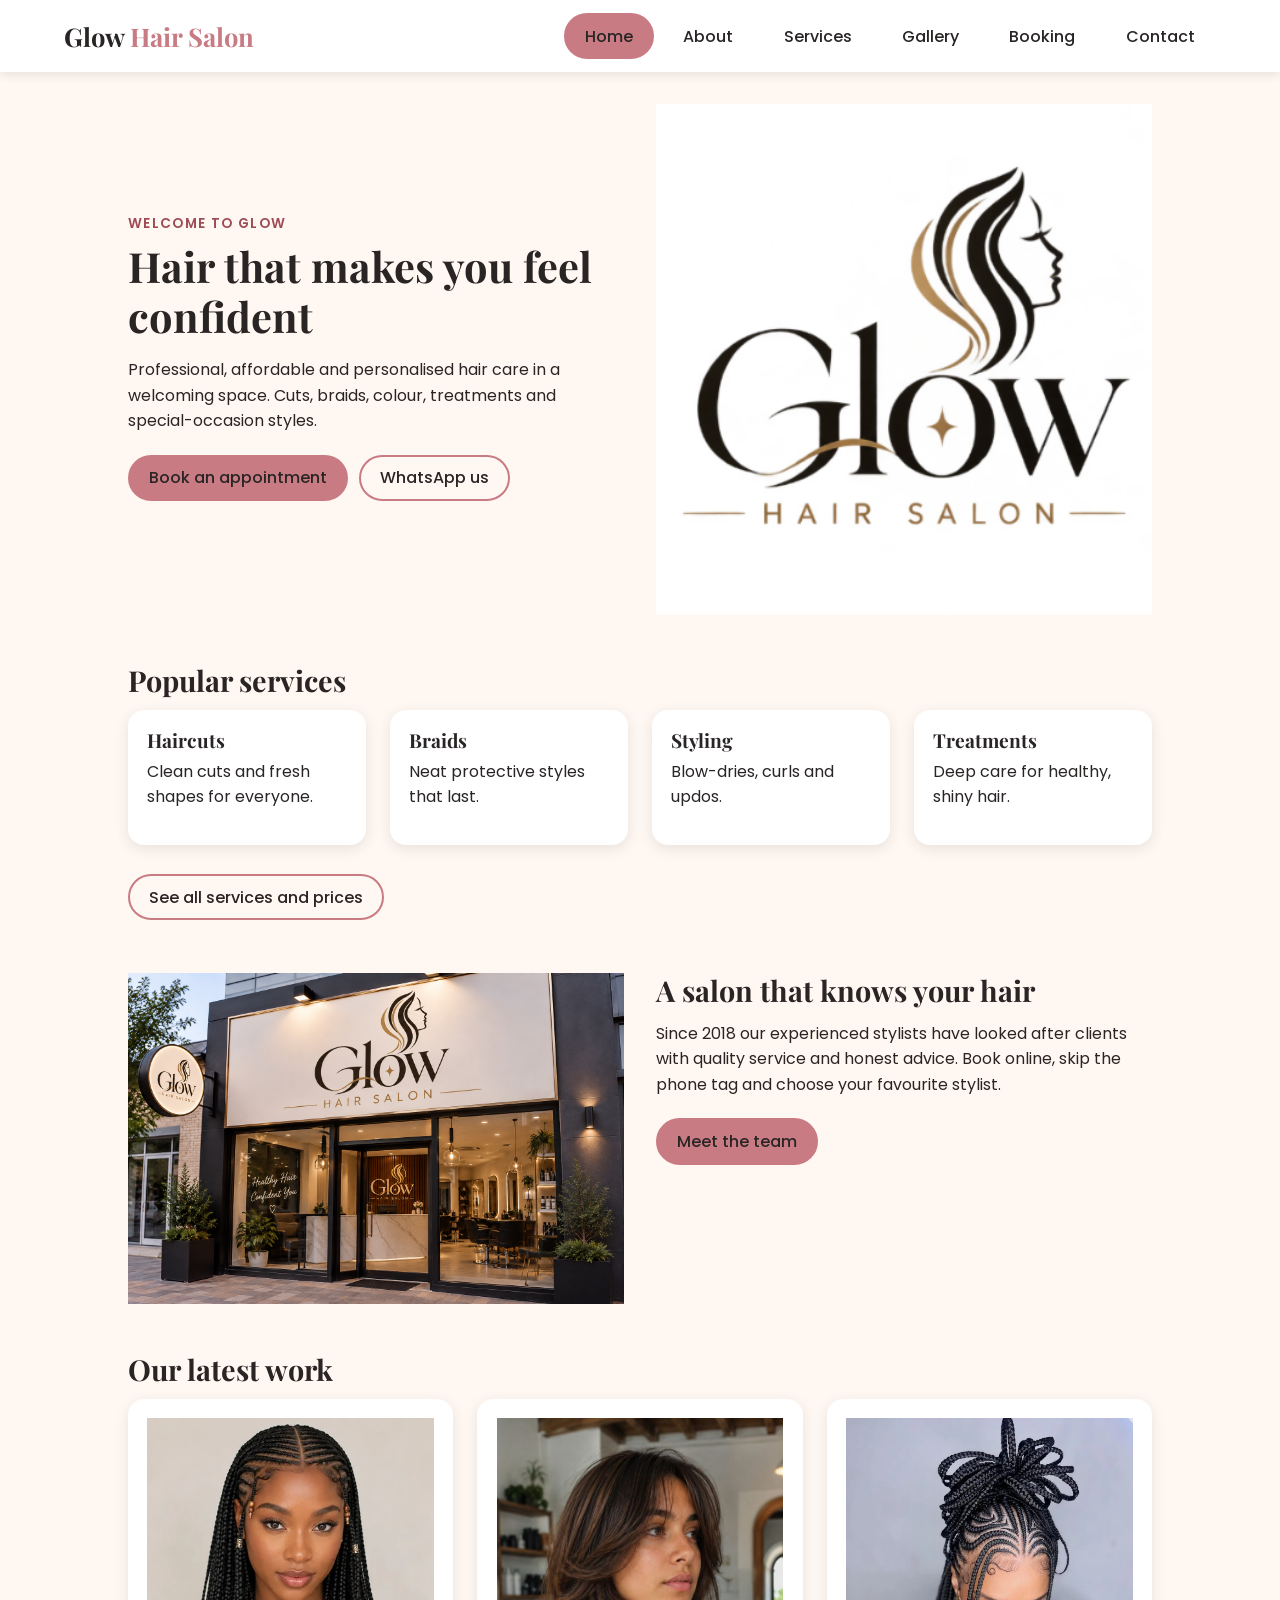
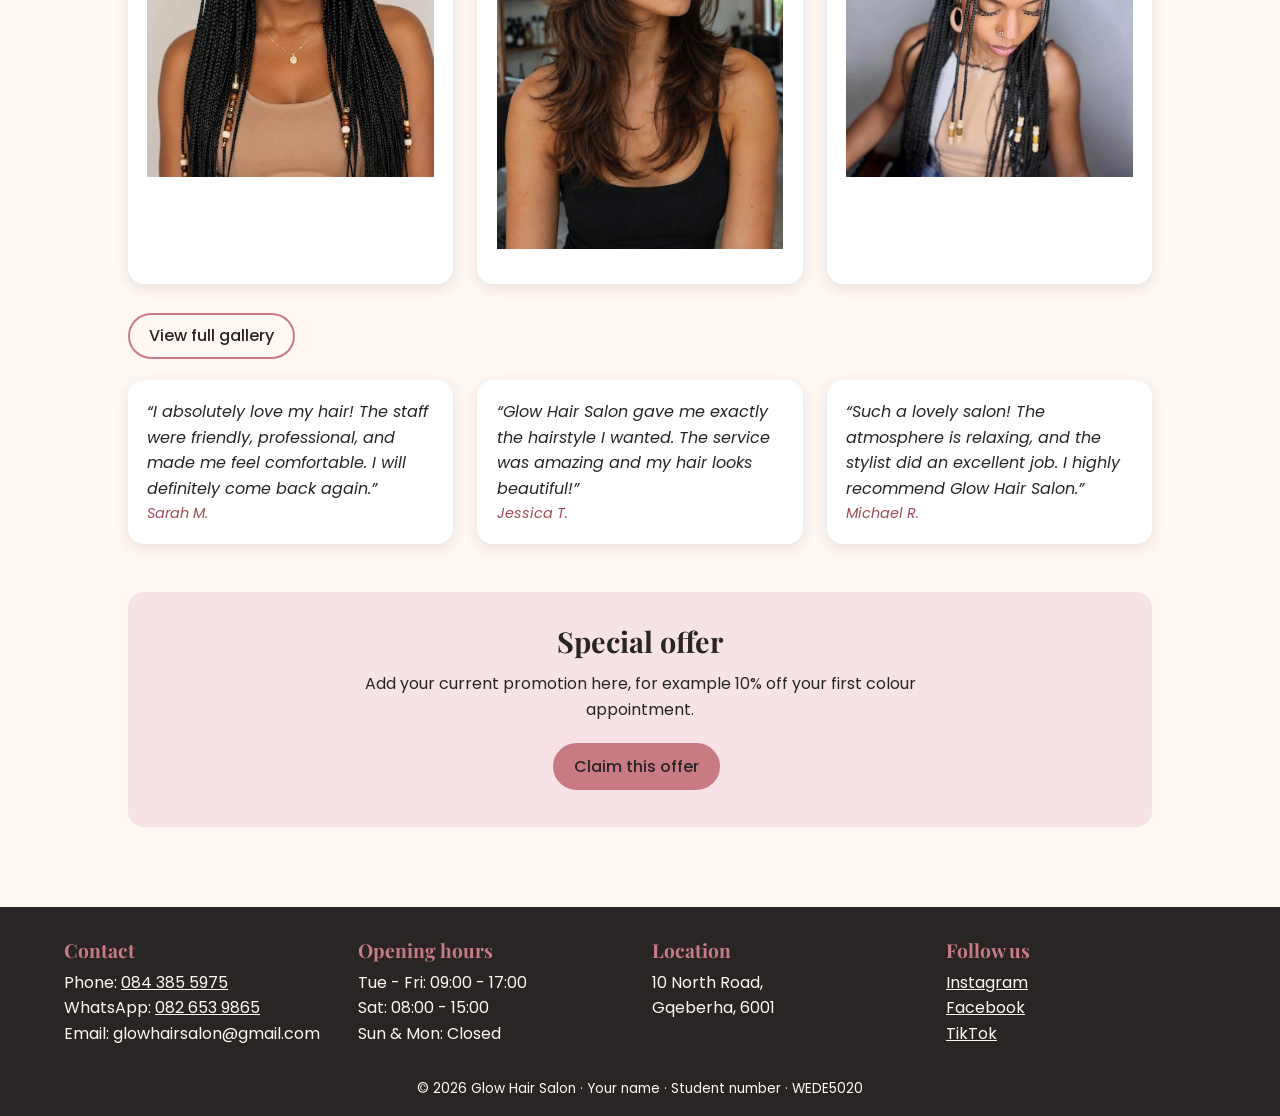
<file: index.html>
<!DOCTYPE html>
<html lang="en">
<head>
  <meta charset="UTF-8">
  <meta name="viewport" content="width=device-width, initial-scale=1">
  <title>Home | Glow Hair Salon</title>
  <meta name="description" content="Glow Hair Salon offers haircuts, braids, styling, colour and treatments. Book your hair appointment online, by WhatsApp or by phone.">
  <meta name="keywords" content="hair salon, braids, haircuts, hair colour, hair treatments, book hair appointment">
  <link rel="preconnect" href="https://fonts.googleapis.com">
  <link href="https://fonts.googleapis.com/css2?family=Playfair+Display:wght@700&family=Poppins:wght@400;500;600&display=swap" rel="stylesheet">
  <!-- One external stylesheet shared by every page -->
  <link rel="stylesheet" href="css/style.css">
</head>
<body>
  <!-- Header: logo and main navigation buttons -->
  <header class="site-header">
    <a class="logo" href="index.html">Glow <span>Hair Salon</span></a>
    <button class="menu-toggle" aria-label="Open or close the menu" aria-expanded="false">&#9776;</button>
    <nav aria-label="Main navigation">
      <ul class="nav">
        <li><a class="active" aria-current="page" href="index.html">Home</a></li>
        <li><a href="pages/about.html">About</a></li>
        <li><a href="pages/services.html">Services</a></li>
        <li><a href="pages/gallery.html">Gallery</a></li>
        <li><a href="pages/enquiry.html">Booking</a></li>
        <li><a href="pages/contact.html">Contact</a></li>
      </ul>
    </nav>
  </header>

  <main>
    <!-- Hero banner with call-to-action buttons -->
    <section class="hero">
      <div>
        <p class="eyebrow">Welcome to Glow</p>
        <h1>Hair that makes you feel confident</h1>
        <p>Professional, affordable and personalised hair care in a welcoming space. Cuts, braids, colour, treatments and special-occasion styles.</p>
        <a class="btn" href="pages/enquiry.html">Book an appointment</a>
        <a class="btn outline" href="https://wa.me/27820000000">WhatsApp us</a>
      </div>
      <div class="img-slot"><img class="slot-img" src="assets/logo.png" alt="Stylist braiding a client's hair at Glow Hair Salon">
    </section>

    <!-- Popular services -->
    <section>
      <h2>Popular services</h2>
      <div class="grid four">
        <article class="card"><h3>Haircuts</h3><p>Clean cuts and fresh shapes for everyone.</p></article>
        <article class="card"><h3>Braids</h3><p>Neat protective styles that last.</p></article>
        <article class="card"><h3>Styling</h3><p>Blow-dries, curls and updos.</p></article>
        <article class="card"><h3>Treatments</h3><p>Deep care for healthy, shiny hair.</p></article>
      </div>
      <p><a class="btn outline" href="pages/services.html">See all services and prices</a></p>
    </section>

    <!-- About / value proposition -->
    <section class="two-col">
      <div class="img-slot"><img class="slot-img" src="assets/outside.png" alt="Inside Glow Hair Salon"></div>
      <div>
        <h2>A salon that knows your hair</h2>
        <p>Since 2018 our experienced stylists have looked after clients with quality service and honest advice. Book online, skip the phone tag and choose your favourite stylist.</p>
        <a class="btn" href="pages/about.html">Meet the team</a>
      </div>
    </section>

    <!-- Gallery preview and reviews -->
    <section>
      <h2>Our latest work</h2>
      <div class="grid">
        <div class="card"><div class="img-slot"><img class="slot-img" src="assets/braid 1.webp" alt="Neat knotless braids"></div></div>
        <div class="card"><div class="img-slot"><img class="slot-img" src="assets/wolf-cut.jpg" alt="Fresh layered haircut"></div></div>
        <div class="card"><div class="img-slot"><img class="slot-img" src="assets/braid 2.webp" alt="Rose gold hair colour"></div></div>
      </div>
      <p><a class="btn outline" href="pages/gallery.html">View full gallery</a></p>
      <div class="grid reviews">
        <blockquote class="card">&ldquo;I absolutely love my hair! The staff were friendly, professional, and made me feel comfortable. I will definitely come back again.&rdquo;<footer>Sarah M.</footer></blockquote>
        <blockquote class="card">&ldquo;Glow Hair Salon gave me exactly the hairstyle I wanted. The service was amazing and my hair looks beautiful!&rdquo;<footer>Jessica T.</footer></blockquote>
        <blockquote class="card">&ldquo;Such a lovely salon! The atmosphere is relaxing, and the stylist did an excellent job. I highly recommend Glow Hair Salon.&rdquo;<footer>Michael R.</footer></blockquote>
      </div>
    </section>

    <!-- Special offer -->
    <section class="offer">
      <h2>Special offer</h2>
      <p>Add your current promotion here, for example 10% off your first colour appointment.</p>
      <a class="btn" href="pages/enquiry.html">Claim this offer</a>
    </section>
  </main>

  <!-- Footer: contact info, social links, opening hours, location -->
   <footer class="site-footer">
    <div class="footer-grid">
      <div><h3>Contact</h3><p>Phone: <a href="tel:+27843855975">084 385 5975</a><br>WhatsApp: <a href="https://wa.me/27820000000">082 653 9865</a><br>Email: glowhairsalon@gmail.com</p></div>
      <div><h3>Opening hours</h3><p>Tue - Fri: 09:00 - 17:00<br>Sat: 08:00 - 15:00<br>Sun &amp; Mon: Closed</p></div>
      <div><h3>Location</h3><p>10 North Road, <br>Gqeberha, 6001</p></div>
      <div><h3>Follow us</h3><p><a href="https://www.instagram.com/">Instagram</a><br><a href="https://www.facebook.com/">Facebook</a><br><a href="https://www.tiktok.com/">TikTok</a></p></div>
    </div>
    <p class="copy">&copy; 2026 Glow Hair Salon &middot; Your name &middot; Student number &middot; WEDE5020</p>
  </footer>
  <script src="../js/main.js"></script>
</body>
</html>
</file>
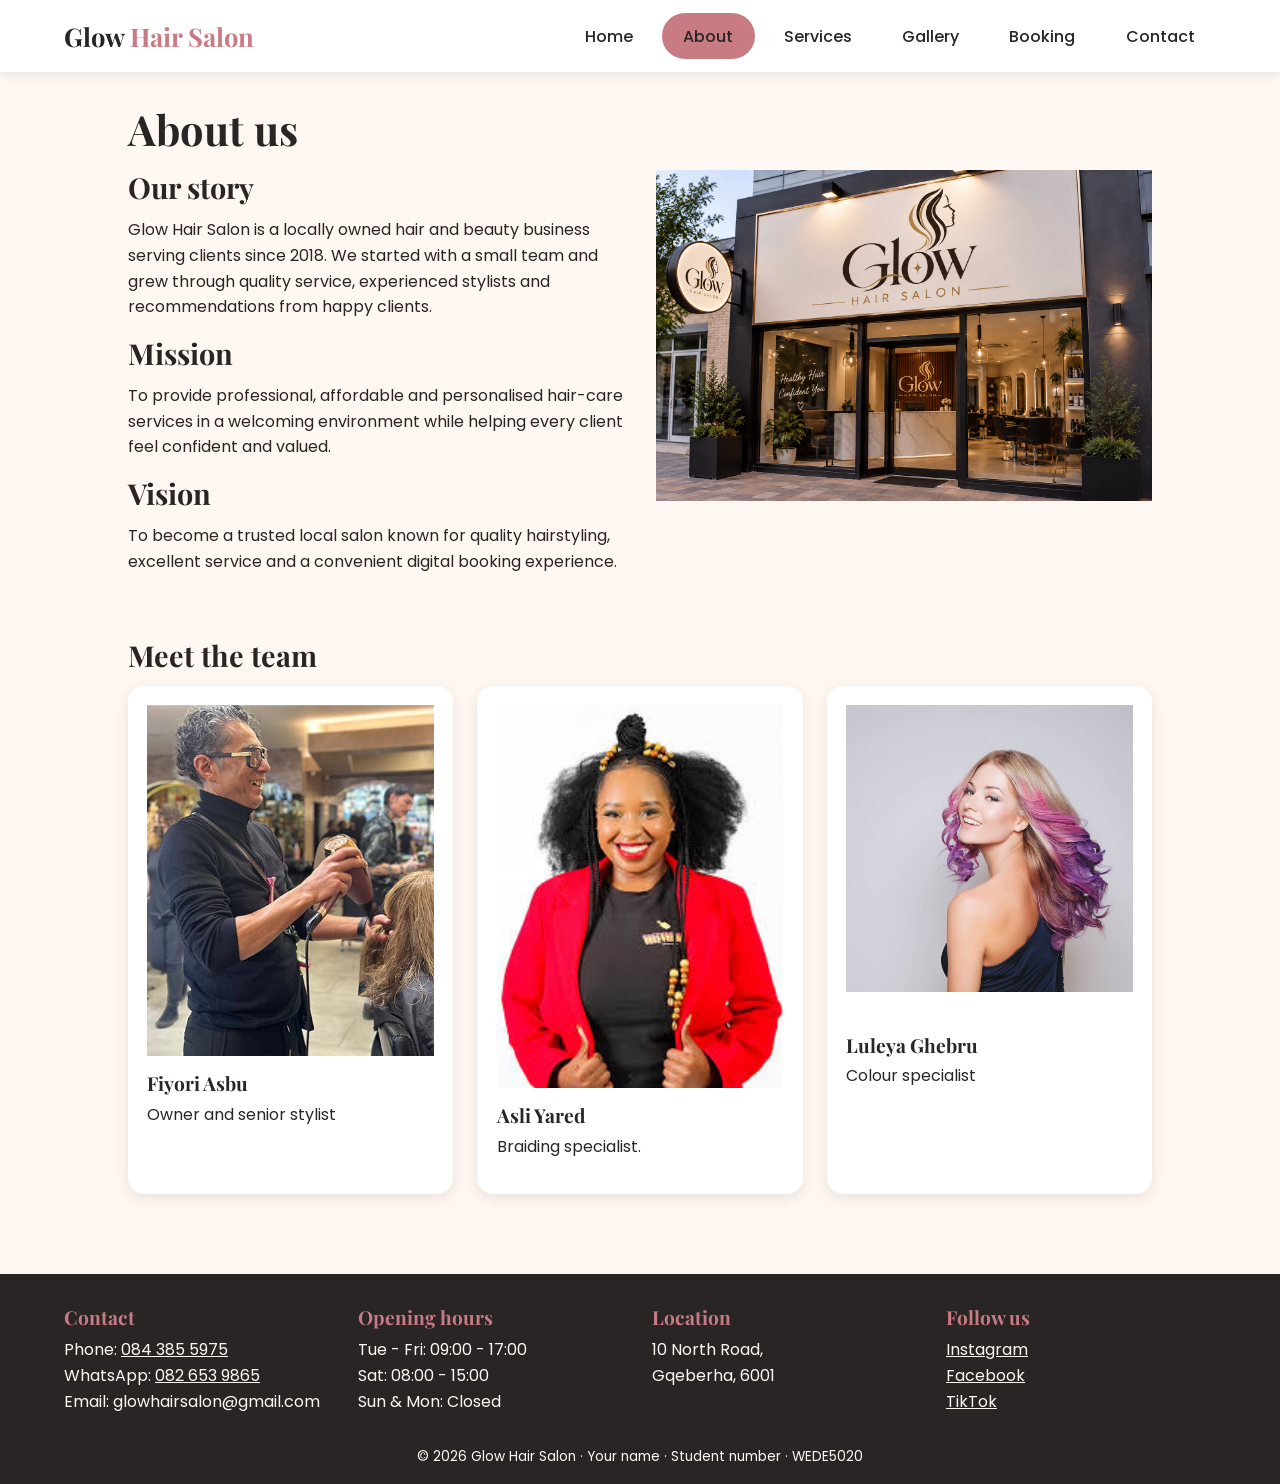
<file: pages/about.html>
<!DOCTYPE html>
<html lang="en">
<head>
  <meta charset="UTF-8">
  <meta name="viewport" content="width=device-width, initial-scale=1">
  <title>About Us | Glow Hair Salon</title>
  <meta name="description" content="Learn about Glow Hair Salon, our story since 2018, our mission, vision and the stylists behind the chairs.">
  <meta name="keywords" content="hair salon, braids, haircuts, hair colour, hair treatments, book hair appointment">
  <link rel="preconnect" href="https://fonts.googleapis.com">
  <link href="https://fonts.googleapis.com/css2?family=Playfair+Display:wght@700&family=Poppins:wght@400;500;600&display=swap" rel="stylesheet">
  <!-- One external stylesheet shared by every page -->
  <link rel="stylesheet" href="../css/style.css">
</head>
<body>
  <!-- Header: logo and main navigation buttons -->
  <header class="site-header">
    <a class="logo" href="../index.html">Glow <span>Hair Salon</span></a>
    <button class="menu-toggle" aria-label="Open or close the menu" aria-expanded="false">&#9776;</button>
    <nav aria-label="Main navigation">
      <ul class="nav">
        <li><a href="../index.html">Home</a></li>
        <li><a class="active" aria-current="page" href="about.html">About</a></li>
        <li><a href="services.html">Services</a></li>
        <li><a href="gallery.html">Gallery</a></li>
        <li><a href="enquiry.html">Booking</a></li>
        <li><a href="contact.html">Contact</a></li>
      </ul>
    </nav>
  </header>

  <main>
    <h1>About us</h1>
    <section class="two-col">
      <div>
        <h2>Our story</h2>
        <p>Glow Hair Salon is a locally owned hair and beauty business serving clients since 2018. We started with a small team and grew through quality service, experienced stylists and recommendations from happy clients.</p>
        <h2>Mission</h2>
        <p>To provide professional, affordable and personalised hair-care services in a welcoming environment while helping every client feel confident and valued.</p>
        <h2>Vision</h2>
        <p>To become a trusted local salon known for quality hairstyling, excellent service and a convenient digital booking experience.</p>
      </div>
      <div class="img-slot"><img class="slot-img" src="../assets/outside.png" alt="Comfortable seating area at Glow Hair Salon"></div>
    </section>
    <section>
      <h2>Meet the team</h2>
      <div class="grid">
        <article class="card"><div class="img-slot"><img class="slot-img" src="../assets/Owner and senior stylist.jfif" alt="Owner and senior stylist"></div><h3>Fiyori Asbu</h3><p>Owner and senior stylist</p></article>
        <article class="card"><div class="img-slot"><img class="slot-img" src="../assets/Braiding specialist.jfif" alt="Braiding specialist"></div><h3>Asli Yared</h3><p>Braiding specialist.</p></article>
        <article class="card"><div class="img-slot"><img class="slot-img" src="../assets/Colour specialist.jfif" alt="Colour specialist"><span><br></span></div><h3>Luleya Ghebru</h3><p>Colour specialist</p></article>
      </div>
    </section>
  </main>

  <!-- Footer: contact info, social links, opening hours, location -->
   <footer class="site-footer">
    <div class="footer-grid">
      <div><h3>Contact</h3><p>Phone: <a href="tel:+27843855975">084 385 5975</a><br>WhatsApp: <a href="https://wa.me/27820000000">082 653 9865</a><br>Email: glowhairsalon@gmail.com</p></div>
      <div><h3>Opening hours</h3><p>Tue - Fri: 09:00 - 17:00<br>Sat: 08:00 - 15:00<br>Sun &amp; Mon: Closed</p></div>
      <div><h3>Location</h3><p>10 North Road, <br>Gqeberha, 6001</p></div>
      <div><h3>Follow us</h3><p><a href="https://www.instagram.com/">Instagram</a><br><a href="https://www.facebook.com/">Facebook</a><br><a href="https://www.tiktok.com/">TikTok</a></p></div>
    </div>
    <p class="copy">&copy; 2026 Glow Hair Salon &middot; Your name &middot; Student number &middot; WEDE5020</p>
  </footer>
  <script src="../js/main.js"></script>
</body>
</html>
</file>
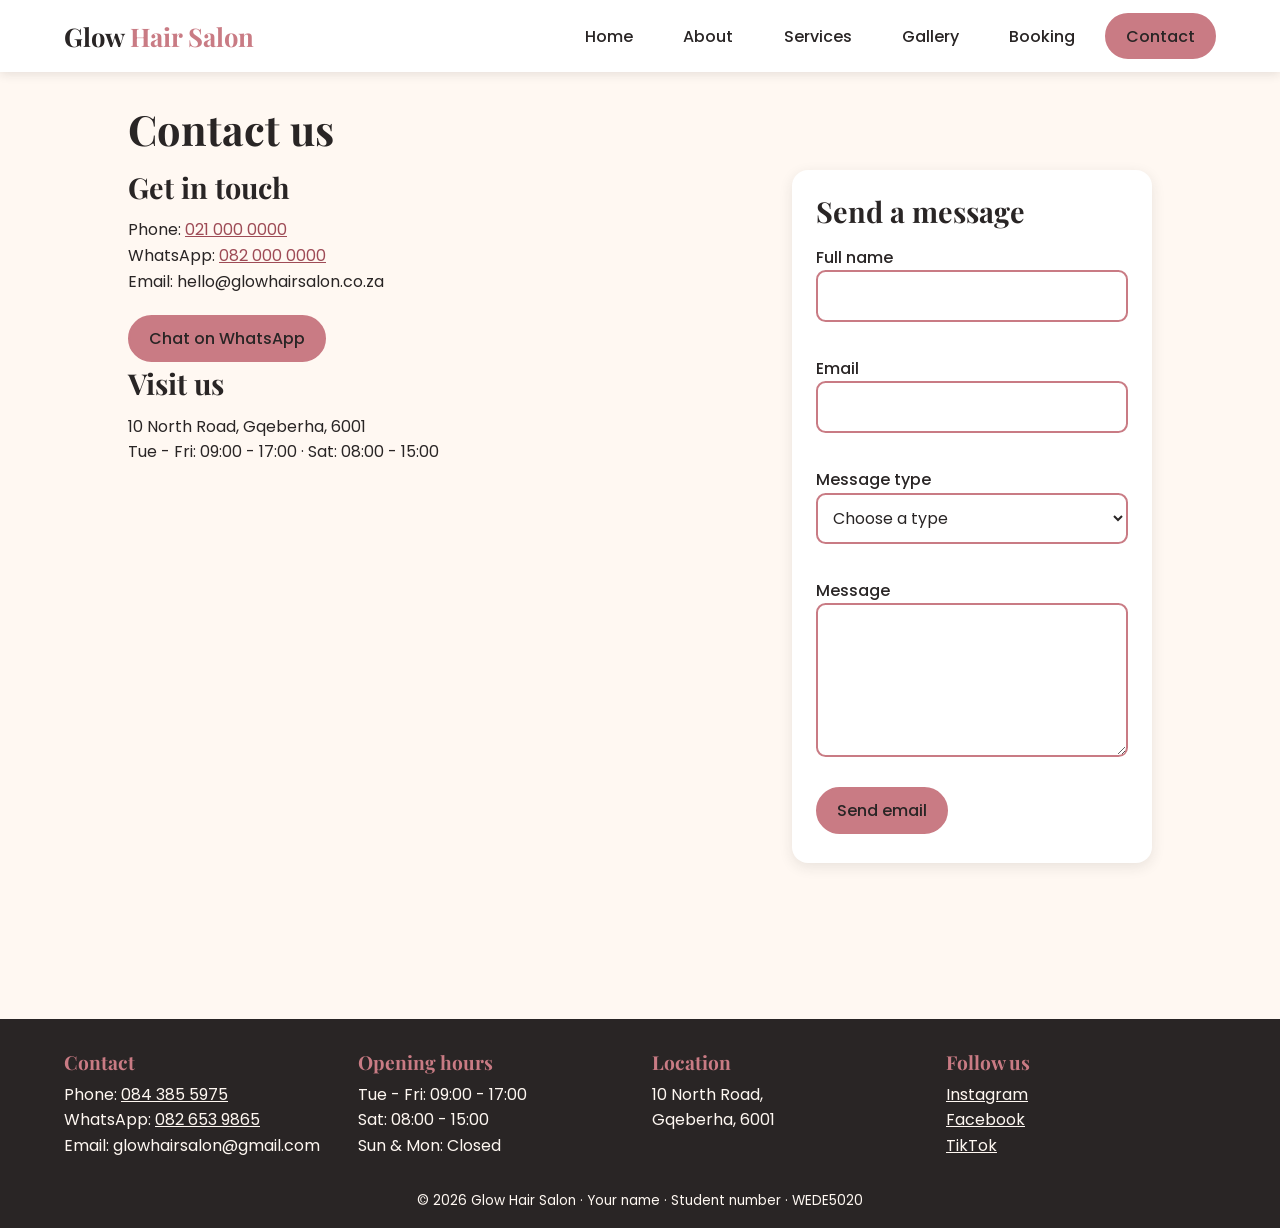
<file: pages/contact.html>
<!DOCTYPE html>
<html lang="en">
<head>
  <meta charset="UTF-8">
  <meta name="viewport" content="width=device-width, initial-scale=1">
  <title>Contact | Glow Hair Salon</title>
  <meta name="description" content="Contact Glow Hair Salon by phone, WhatsApp, email or the contact form. Find our location and opening hours.">
  <meta name="keywords" content="hair salon, braids, haircuts, hair colour, hair treatments, book hair appointment">
  <link rel="preconnect" href="https://fonts.googleapis.com">
  <link href="https://fonts.googleapis.com/css2?family=Playfair+Display:wght@700&family=Poppins:wght@400;500;600&display=swap" rel="stylesheet">
  <!-- One external stylesheet shared by every page -->
  <link rel="stylesheet" href="../css/style.css">
</head>
<body>
  <!-- Header: logo and main navigation buttons -->
  <header class="site-header">
    <a class="logo" href="../index.html">Glow <span>Hair Salon</span></a>
    <button class="menu-toggle" aria-label="Open or close the menu" aria-expanded="false">&#9776;</button>
    <nav aria-label="Main navigation">
      <ul class="nav">
        <li><a href="../index.html">Home</a></li>
        <li><a href="about.html">About</a></li>
        <li><a href="services.html">Services</a></li>
        <li><a href="gallery.html">Gallery</a></li>
        <li><a href="enquiry.html">Booking</a></li>
        <li><a class="active" aria-current="page" href="contact.html">Contact</a></li>
      </ul>
    </nav>
  </header>

  <main>
    <h1>Contact us</h1>
    <section class="two-col">
      <div>
        <h2>Get in touch</h2>
        <p>Phone: <a href="tel:+27210000000">021 000 0000</a><br>WhatsApp: <a href="https://wa.me/27820000000">082 000 0000</a><br>Email: hello@glowhairsalon.co.za</p>
        <a class="btn" href="https://wa.me/27820000000">Chat on WhatsApp</a>
        <h2>Visit us</h2>
        <p>10 North Road, Gqeberha, 6001<br>Tue - Fri: 09:00 - 17:00 &middot; Sat: 08:00 - 15:00</p>
        <!-- Google Map for the salon location(s) can be embedded here in Part 3 -->
        <div class="img-slot"><span><iframe src="https://www.google.com/maps/embed?pb=!1m18!1m12!1m3!1d3309.9374912251888!2d25.6046259!3d-33.9427358!2m3!1f0!2f0!3f0!3m2!1i1024!2i768!4f13.1!3m3!1m2!1s0x1e7ad3ad9b946f59%3A0x751c238903768a7!2s10%20North%20Road%2C%20North%20End%2C%20Gqeberha%2C%206001!5e0!3m2!1sen!2sza!4v1790951116819!5m2!1sen!2sza" width="600" height="450" style="border:0;" allowfullscreen="" loading="lazy" referrerpolicy="strict-origin-when-cross-origin"></iframe></span></div>
      </div>
      <form id="contact-form" novalidate>
        <h2>Send a message</h2>
        <label for="c-name">Full name</label>
        <input type="text" id="c-name" required minlength="2" autocomplete="name">
        <span class="error" id="c-name-err"></span>

        <label for="c-email">Email</label>
        <input type="email" id="c-email" required autocomplete="email">
        <span class="error" id="c-email-err"></span>

        <label for="c-type">Message type</label>
        <select id="c-type" required>
          <option value="">Choose a type</option>
          <option>General question</option>
          <option>Change or cancel a booking</option>
          <option>Feedback</option>
        </select>
        <span class="error" id="c-type-err"></span>

        <label for="c-message">Message</label>
        <textarea id="c-message" rows="5" required minlength="10"></textarea>
        <span class="error" id="c-message-err"></span>

        <button type="submit" class="btn">Send email</button>
      </form>
    </section>
  </main>

  <!-- Footer: contact info, social links, opening hours, location LG-->
  <footer class="site-footer">
    <div class="footer-grid">
      <div><h3>Contact</h3><p>Phone: <a href="tel:+27843855975">084 385 5975</a><br>WhatsApp: <a href="https://wa.me/27820000000">082 653 9865</a><br>Email: glowhairsalon@gmail.com</p></div>
      <div><h3>Opening hours</h3><p>Tue - Fri: 09:00 - 17:00<br>Sat: 08:00 - 15:00<br>Sun &amp; Mon: Closed</p></div>
      <div><h3>Location</h3><p>10 North Road, <br>Gqeberha, 6001</p></div>
      <div><h3>Follow us</h3><p><a href="https://www.instagram.com/">Instagram</a><br><a href="https://www.facebook.com/">Facebook</a><br><a href="https://www.tiktok.com/">TikTok</a></p></div>
    </div>
    <p class="copy">&copy; 2026 Glow Hair Salon &middot; Your name &middot; Student number &middot; WEDE5020</p>
  </footer>
  <script src="../js/main.js"></script>
</body>
</html>
</file>
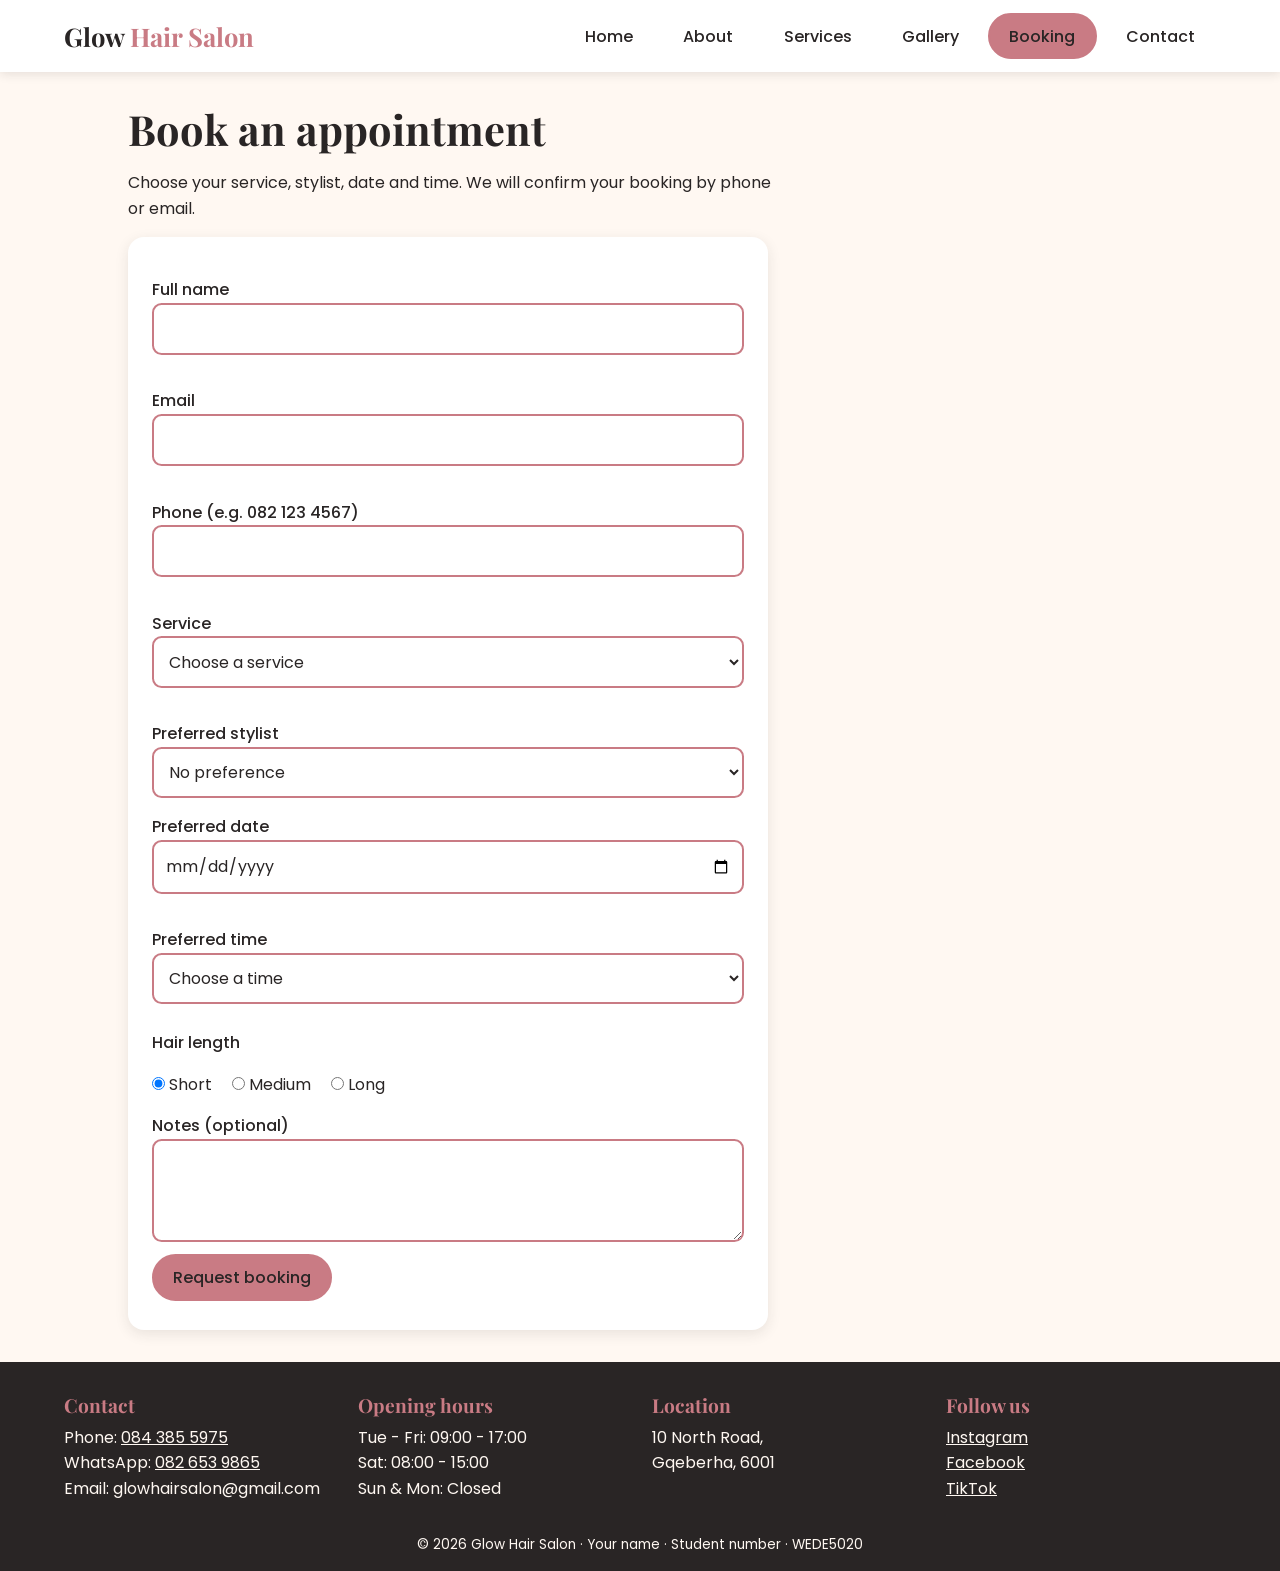
<file: pages/enquiry.html>
<!DOCTYPE html>
<html lang="en">
<head>
  <meta charset="UTF-8">
  <meta name="viewport" content="width=device-width, initial-scale=1">
  <title>Booking | Glow Hair Salon</title>
  <meta name="description" content="Book a hair appointment at Glow Hair Salon. Choose your service, stylist, date and time and get an instant price estimate.">
  <meta name="keywords" content="hair salon, braids, haircuts, hair colour, hair treatments, book hair appointment">
  <link rel="preconnect" href="https://fonts.googleapis.com">
  <link href="https://fonts.googleapis.com/css2?family=Playfair+Display:wght@700&family=Poppins:wght@400;500;600&display=swap" rel="stylesheet">
  <!-- One external stylesheet shared by every page -->
  <link rel="stylesheet" href="../css/style.css">
</head>
<body>
  <!-- Header: logo and main navigation buttons -->
  <header class="site-header">
    <a class="logo" href="../index.html">Glow <span>Hair Salon</span></a>
    <button class="menu-toggle" aria-label="Open or close the menu" aria-expanded="false">&#9776;</button>
    <nav aria-label="Main navigation">
      <ul class="nav">
        <li><a href="../index.html">Home</a></li>
        <li><a href="about.html">About</a></li>
        <li><a href="services.html">Services</a></li>
        <li><a href="gallery.html">Gallery</a></li>
        <li><a class="active" aria-current="page" href="enquiry.html">Booking</a></li>
        <li><a href="contact.html">Contact</a></li>
      </ul>
    </nav>
  </header>

  <main>
    <h1>Book an appointment</h1>
    <p>Choose your service, stylist, date and time. We will confirm your booking by phone or email.</p>
    <form id="enquiry-form" novalidate>
      <label for="e-name">Full name</label>
      <input type="text" id="e-name" required minlength="2" autocomplete="name">
      <span class="error" id="e-name-err"></span>

      <label for="e-email">Email</label>
      <input type="email" id="e-email" required autocomplete="email">
      <span class="error" id="e-email-err"></span>

      <label for="e-phone">Phone (e.g. 082 123 4567)</label>
      <input type="tel" id="e-phone" required autocomplete="tel">
      <span class="error" id="e-phone-err"></span>

      <label for="e-service">Service</label>
      <select id="e-service" required>
        <option value="">Choose a service</option>
        <option value="180">Haircut (from R180)</option>
        <option value="450">Braiding (from R450)</option>
        <option value="300">Styling (from R300)</option>
        <option value="650">Colouring (from R650)</option>
        <option value="250">Treatment (from R250)</option>
        <option value="600">Special occasion (from R600)</option>
      </select>
      <span class="error" id="e-service-err"></span>

      <label for="e-stylist">Preferred stylist</label>
      <select id="e-stylist">
        <option>No preference</option>
        <option>Stylist 1</option>
        <option>Stylist 2</option>
        <option>Stylist 3</option>
      </select>

      <label for="e-date">Preferred date</label>
      <input type="date" id="e-date" required>
      <span class="error" id="e-date-err"></span>

      <label for="e-time">Preferred time</label>
      <select id="e-time" required>
        <option value="">Choose a time</option>
        <option>09:00</option><option>10:00</option><option>11:00</option><option>12:00</option>
        <option>13:00</option><option>14:00</option><option>15:00</option><option>16:00</option>
      </select>
      <span class="error" id="e-time-err"></span>

      <fieldset>
        <legend>Hair length</legend>
        <div class="radio-row">
          <label><input type="radio" name="length" value="1" checked> Short</label>
          <label><input type="radio" name="length" value="1.2"> Medium</label>
          <label><input type="radio" name="length" value="1.5"> Long</label>
        </div>
      </fieldset>

      <label for="e-message">Notes (optional)</label>
      <textarea id="e-message" rows="3" maxlength="300"></textarea>

      <button type="submit" class="btn">Request booking</button>
    </form>
    <div id="enquiry-response" class="response" role="status" aria-live="polite"></div>
  </main>

  <!-- Footer: contact info, social links, opening hours, location -->
   <footer class="site-footer">
    <div class="footer-grid">
      <div><h3>Contact</h3><p>Phone: <a href="tel:+27843855975">084 385 5975</a><br>WhatsApp: <a href="https://wa.me/27820000000">082 653 9865</a><br>Email: glowhairsalon@gmail.com</p></div>
      <div><h3>Opening hours</h3><p>Tue - Fri: 09:00 - 17:00<br>Sat: 08:00 - 15:00<br>Sun &amp; Mon: Closed</p></div>
      <div><h3>Location</h3><p>10 North Road, <br>Gqeberha, 6001</p></div>
      <div><h3>Follow us</h3><p><a href="https://www.instagram.com/">Instagram</a><br><a href="https://www.facebook.com/">Facebook</a><br><a href="https://www.tiktok.com/">TikTok</a></p></div>
    </div>
    <p class="copy">&copy; 2026 Glow Hair Salon &middot; Your name &middot; Student number &middot; WEDE5020</p>
  </footer>
  <script src="../js/main.js"></script>
</body>
</html>
</file>
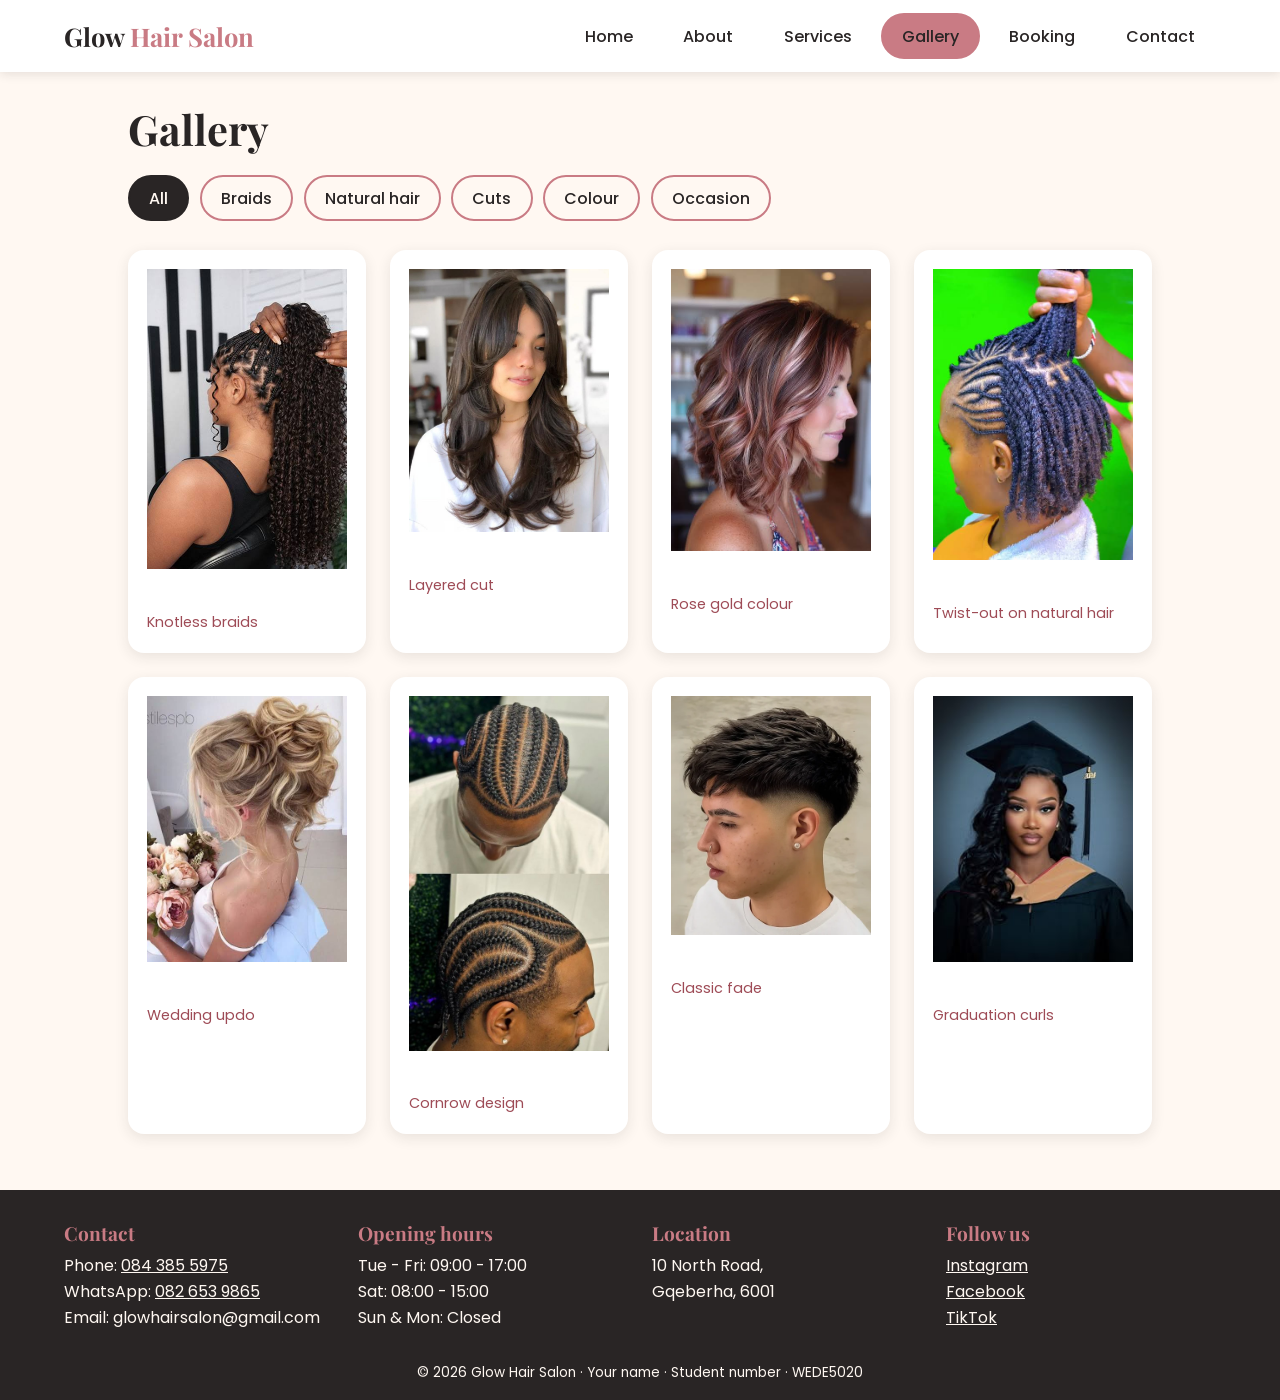
<file: pages/gallery.html>
<!DOCTYPE html>
<html lang="en">
<head>
  <meta charset="UTF-8">
  <meta name="viewport" content="width=device-width, initial-scale=1">
  <title>Gallery | Glow Hair Salon</title>
  <meta name="description" content="See hairstyles created at Glow Hair Salon: braids, natural hair, cuts, colour and special occasion styles.">
  <meta name="keywords" content="hair salon, braids, haircuts, hair colour, hair treatments, book hair appointment">
  <link rel="preconnect" href="https://fonts.googleapis.com">
  <link href="https://fonts.googleapis.com/css2?family=Playfair+Display:wght@700&family=Poppins:wght@400;500;600&display=swap" rel="stylesheet">
  <!-- One external stylesheet shared by every page -->
  <link rel="stylesheet" href="../css/style.css">
</head>
<body>
  <!-- Header: logo and main navigation buttons -->
  <header class="site-header">
    <a class="logo" href="../index.html">Glow <span>Hair Salon</span></a>
    <button class="menu-toggle" aria-label="Open or close the menu" aria-expanded="false">&#9776;</button>
    <nav aria-label="Main navigation">
      <ul class="nav">
        <li><a href="../index.html">Home</a></li>
        <li><a href="about.html">About</a></li>
        <li><a href="services.html">Services</a></li>
        <li><a class="active" aria-current="page" href="gallery.html">Gallery</a></li>
        <li><a href="enquiry.html">Booking</a></li>
        <li><a href="contact.html">Contact</a></li>
      </ul>
    </nav>
  </header>

  <main>
    <h1>Gallery</h1>
    <div class="filters" role="group" aria-label="Filter gallery">
      <button class="btn active-filter" data-filter="all">All</button>
      <button class="btn outline" data-filter="braids">Braids</button>
      <button class="btn outline" data-filter="natural">Natural hair</button>
      <button class="btn outline" data-filter="cuts">Cuts</button>
      <button class="btn outline" data-filter="colour">Colour</button>
      <button class="btn outline" data-filter="occasion">Occasion</button>
    </div>
    <section class="grid four" id="gallery">
      <figure class="card" data-category="braids"><div class="img-slot"><img class="slot-img" src="../assets/Knotless braids.jfif" alt="Knotless braids"><span><br></span></div><figcaption>Knotless braids</figcaption></figure>
      <figure class="card" data-category="cuts"><div class="img-slot"><img class="slot-img" src="../assets/Layered cut.jpg" alt="Layered cut"><span><br></span></div><figcaption>Layered cut</figcaption></figure>
      <figure class="card" data-category="colour"><div class="img-slot"><img class="slot-img" src="../assets/Rose gold colour.jfif" alt="Rose gold colour"><span><br></span></div><figcaption>Rose gold colour</figcaption></figure>
      <figure class="card" data-category="natural"><div class="img-slot"><img class="slot-img" src="../assets/Twist-out on natural hair.jfif" alt="Twist-out on natural hair"><span><br></span></div><figcaption>Twist-out on natural hair</figcaption></figure>
      <figure class="card" data-category="occasion"><div class="img-slot"><img class="slot-img" src="../assets/Wedding updo.jfif" alt="Wedding updo"><span><br></span></div><figcaption>Wedding updo</figcaption></figure>
      <figure class="card" data-category="braids"><div class="img-slot"><img class="slot-img" src="../assets/Cornrow design.jpg" alt="Cornrow design"><span><br></span></div><figcaption>Cornrow design</figcaption></figure>
      <figure class="card" data-category="cuts"><div class="img-slot"><img class="slot-img" src="../assets/Classic fade.webp" alt="Classic fade"><span><br></span></div><figcaption>Classic fade</figcaption></figure>
      <figure class="card" data-category="occasion"><div class="img-slot"><img class="slot-img" src="../assets/Graduation curls.jpg" alt="Graduation curls"><span><br></span></div><figcaption>Graduation curls</figcaption></figure>
    </section>
  </main>

  <!-- Footer: contact info, social links, opening hours, location -->
   <footer class="site-footer">
    <div class="footer-grid">
      <div><h3>Contact</h3><p>Phone: <a href="tel:+27843855975">084 385 5975</a><br>WhatsApp: <a href="https://wa.me/27820000000">082 653 9865</a><br>Email: glowhairsalon@gmail.com</p></div>
      <div><h3>Opening hours</h3><p>Tue - Fri: 09:00 - 17:00<br>Sat: 08:00 - 15:00<br>Sun &amp; Mon: Closed</p></div>
      <div><h3>Location</h3><p>10 North Road, <br>Gqeberha, 6001</p></div>
      <div><h3>Follow us</h3><p><a href="https://www.instagram.com/">Instagram</a><br><a href="https://www.facebook.com/">Facebook</a><br><a href="https://www.tiktok.com/">TikTok</a></p></div>
    </div>
    <p class="copy">&copy; 2026 Glow Hair Salon &middot; Your name &middot; Student number &middot; WEDE5020</p>
  </footer>
  <script src="../js/main.js"></script>
</body>
</html>
</file>
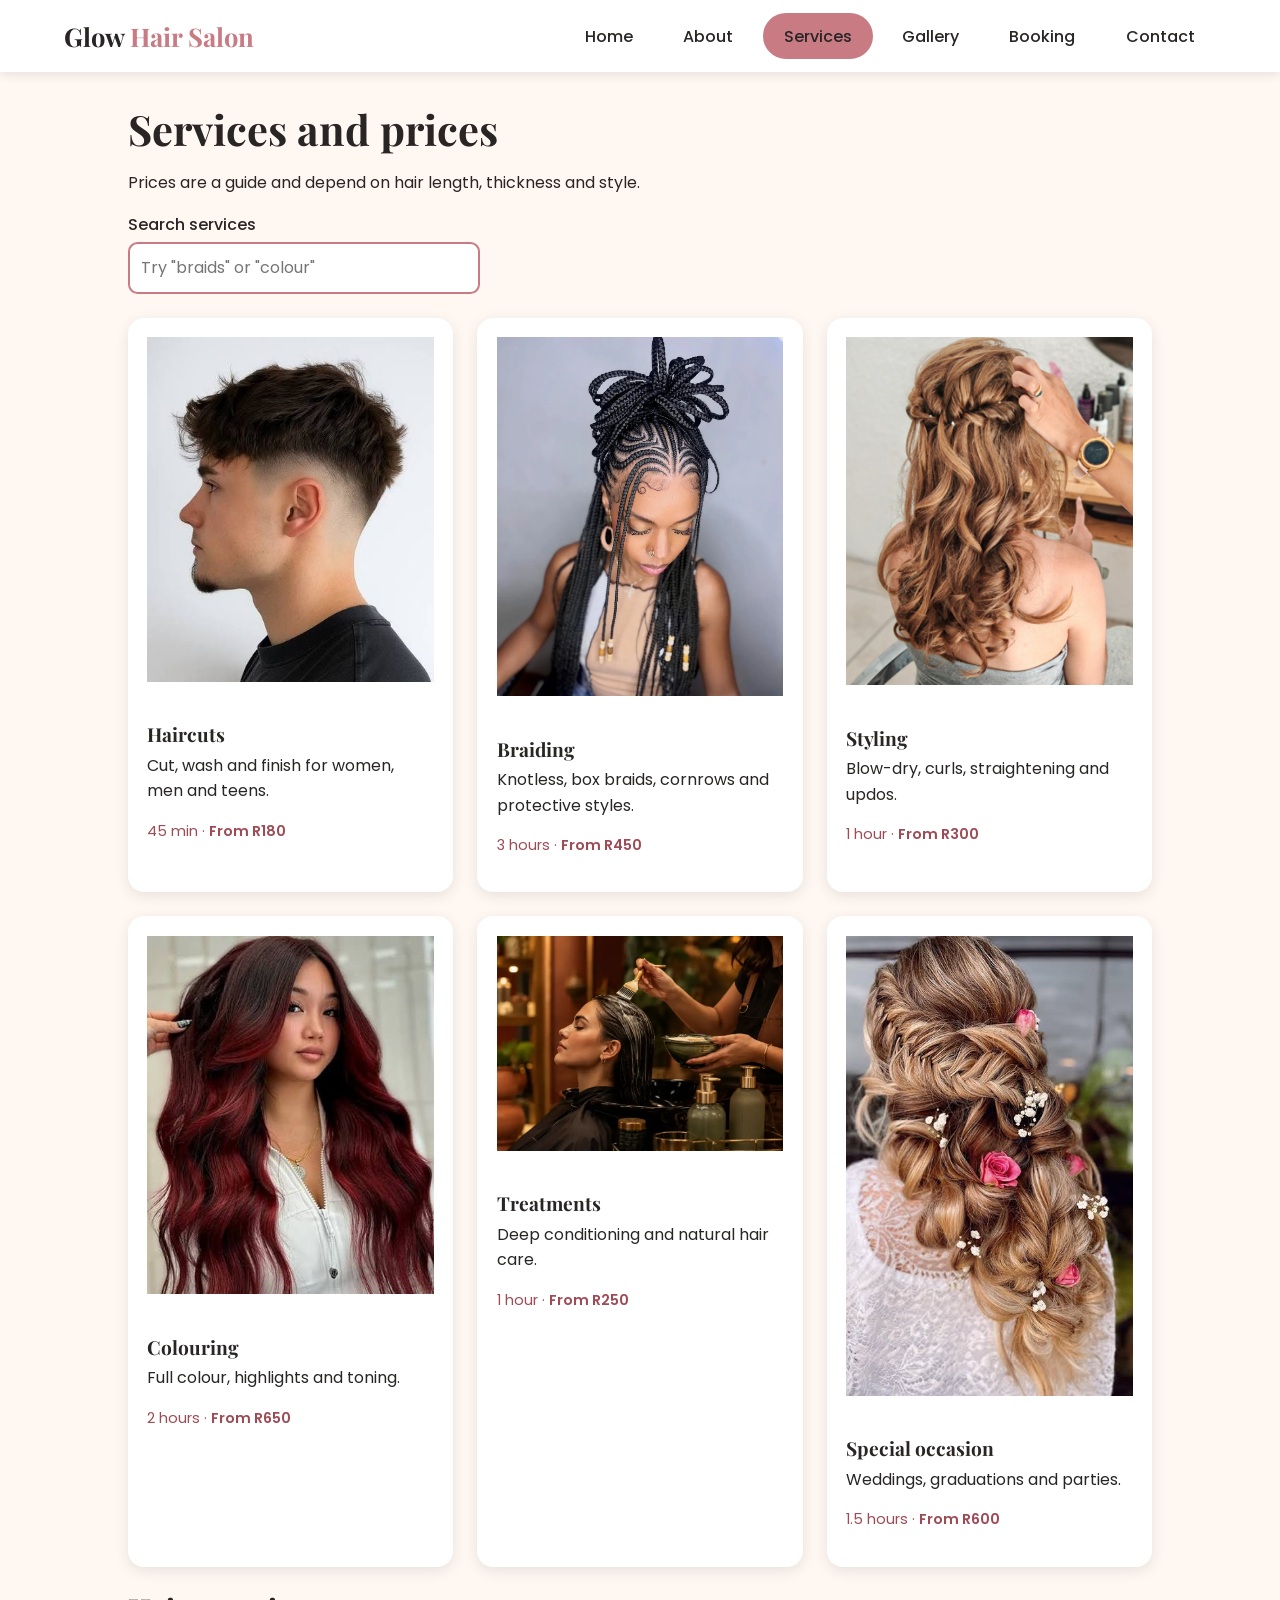
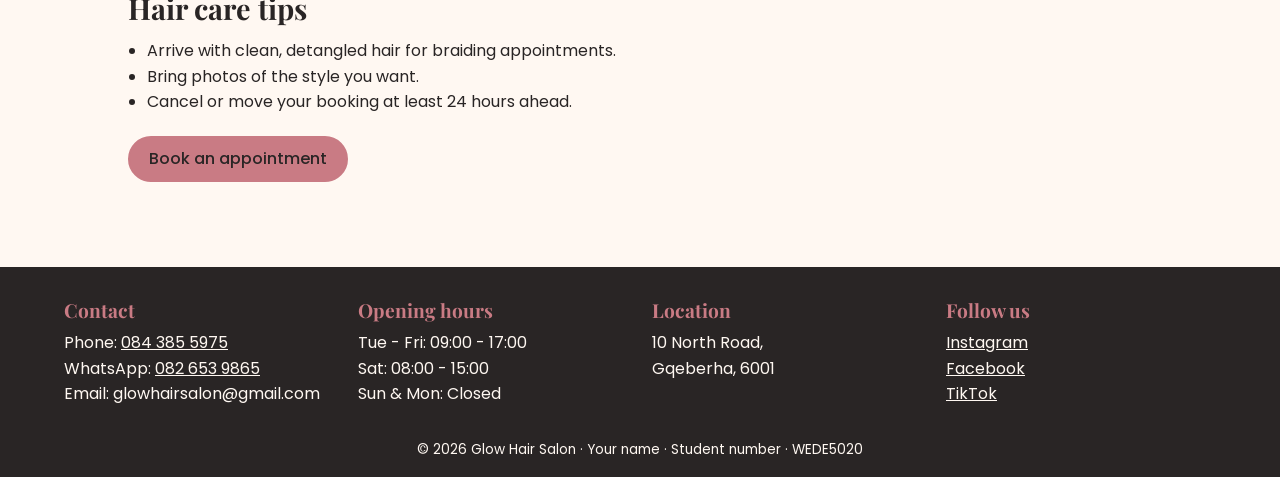
<file: pages/services.html>
<!DOCTYPE html>
<html lang="en">
<head>
  <meta charset="UTF-8">
  <meta name="viewport" content="width=device-width, initial-scale=1">
  <title>Services | Glow Hair Salon</title>
  <meta name="description" content="Glow Hair Salon services and prices: haircuts, braiding, styling, colouring, treatments and special-occasion hair.">
  <meta name="keywords" content="hair salon, braids, haircuts, hair colour, hair treatments, book hair appointment">
  <link rel="preconnect" href="https://fonts.googleapis.com">
  <link href="https://fonts.googleapis.com/css2?family=Playfair+Display:wght@700&family=Poppins:wght@400;500;600&display=swap" rel="stylesheet">
  <!-- One external stylesheet shared by every page -->
  <link rel="stylesheet" href="../css/style.css">
</head>
<body>
  <!-- Header: logo and main navigation buttons -->
  <header class="site-header">
    <a class="logo" href="../index.html">Glow <span>Hair Salon</span></a>
    <button class="menu-toggle" aria-label="Open or close the menu" aria-expanded="false">&#9776;</button>
    <nav aria-label="Main navigation">
      <ul class="nav">
        <li><a href="../index.html">Home</a></li>
        <li><a href="about.html">About</a></li>
        <li><a class="active" aria-current="page" href="services.html">Services</a></li>
        <li><a href="gallery.html">Gallery</a></li>
        <li><a href="enquiry.html">Booking</a></li>
        <li><a href="contact.html">Contact</a></li>
      </ul>
    </nav>
  </header>

  <main>
    <h1>Services and prices</h1>
    <p>Prices are a guide and depend on hair length, thickness and style.</p>
    <label for="service-search" class="search-label">Search services</label>
    <input type="search" id="service-search" placeholder="Try &quot;braids&quot; or &quot;colour&quot;">
    <section class="grid" id="service-list">
      <article class="card" data-name="Haircuts 45 min"><div class="img-slot"><img class="slot-img" src="../assets/Haircuts.jfif" alt="Haircuts hairstyle example"><span><br></span></div><h3>Haircuts</h3><p>Cut, wash and finish for women, men and teens.</p><p class="meta">45 min &middot; <span class="price">From R180</span></p></article>
      <article class="card" data-name="Braiding 3 hours"><div class="img-slot"><img class="slot-img" src="../assets/braid 2.webp" alt="Braiding hairstyle example"><span><br></span></div><h3>Braiding</h3><p>Knotless, box braids, cornrows and protective styles.</p><p class="meta">3 hours &middot; <span class="price">From R450</span></p></article>
      <article class="card" data-name="Styling 1 hour"><div class="img-slot"><img class="slot-img" src="../assets/Styling.jpg" alt="Styling hairstyle example"><span><br></span></div><h3>Styling</h3><p>Blow-dry, curls, straightening and updos.</p><p class="meta">1 hour &middot; <span class="price">From R300</span></p></article>
      <article class="card" data-name="Colouring 2 hours"><div class="img-slot"><img class="slot-img" src="../assets/Colouring.jfif" alt="Colouring hairstyle example"><span><br></span></div><h3>Colouring</h3><p>Full colour, highlights and toning.</p><p class="meta">2 hours &middot; <span class="price">From R650</span></p></article>
      <article class="card" data-name="Treatments 1 hour"><div class="img-slot"><img class="slot-img" src="../assets/Treatments.webp" alt="Treatments hairstyle example"><span><br></span></div><h3>Treatments</h3><p>Deep conditioning and natural hair care.</p><p class="meta">1 hour &middot; <span class="price">From R250</span></p></article>
      <article class="card" data-name="Special occasion 1.5 hours"><div class="img-slot"><img class="slot-img" src="../assets/Special occasion.jfif" alt="Special occasion hairstyle example"><span><br></span></div><h3>Special occasion</h3><p>Weddings, graduations and parties.</p><p class="meta">1.5 hours &middot; <span class="price">From R600</span></p></article>
    </section>
    <p id="no-results" class="response" hidden>No services match your search.</p>

    <section>
      <h2>Hair care tips</h2>
      <ul class="tips">
        <li>Arrive with clean, detangled hair for braiding appointments.</li>
        <li>Bring photos of the style you want.</li>
        <li>Cancel or move your booking at least 24 hours ahead.</li>
      </ul>
      <a class="btn" href="enquiry.html">Book an appointment</a>
    </section>
  </main>

  <!-- Footer: contact info, social links, opening hours, location -->
   <footer class="site-footer">
    <div class="footer-grid">
      <div><h3>Contact</h3><p>Phone: <a href="tel:+27843855975">084 385 5975</a><br>WhatsApp: <a href="https://wa.me/27820000000">082 653 9865</a><br>Email: glowhairsalon@gmail.com</p></div>
      <div><h3>Opening hours</h3><p>Tue - Fri: 09:00 - 17:00<br>Sat: 08:00 - 15:00<br>Sun &amp; Mon: Closed</p></div>
      <div><h3>Location</h3><p>10 North Road, <br>Gqeberha, 6001</p></div>
      <div><h3>Follow us</h3><p><a href="https://www.instagram.com/">Instagram</a><br><a href="https://www.facebook.com/">Facebook</a><br><a href="https://www.tiktok.com/">TikTok</a></p></div>
    </div>
    <p class="copy">&copy; 2026 Glow Hair Salon &middot; Your name &middot; Student number &middot; WEDE5020</p>
  </footer>
  <script src="../js/main.js"></script>
</body>
</html>
</file>
<file: css/style.css>
/* ===== Reset: consistent styling across browsers ===== */
*,*::before,*::after{box-sizing:border-box;margin:0;padding:0}

/* ===== Base style: colour scheme, fonts, spacing ===== */
:root{
  --rose:#C97B84;        /* primary: buttons and highlights */
  --rose-dark:#9E4B56;   /* darker rose for links (good contrast) */
  --blush:#F7E3E5;       /* soft pink section backgrounds */
  --charcoal:#292525;    /* headings, navigation, text */
  --cream:#FFF8F2;       /* page background */
}
body{font-family:'Poppins',Arial,sans-serif;background:var(--cream);color:var(--charcoal);line-height:1.6}
h1,h2,h3,.logo{font-family:'Playfair Display',Georgia,serif;line-height:1.2;color:var(--charcoal)}
h1{font-size:2.6rem;margin-bottom:1rem}
h2{font-size:1.8rem;margin-bottom:.8rem}
h3{font-size:1.2rem;margin-bottom:.4rem}
p{margin-bottom:1rem;max-width:65ch}
img{max-width:100%;display:block}
a{color:var(--rose-dark)}
main{max-width:72rem;margin:0 auto;padding:2rem 5%}
section{margin-bottom:3rem}
.eyebrow{color:var(--rose-dark);font-weight:600;letter-spacing:.1em;text-transform:uppercase;font-size:.85rem;margin-bottom:.4rem}

/* ===== Header and navigation buttons ===== */
.site-header{display:flex;align-items:center;justify-content:space-between;flex-wrap:wrap;
  padding:.8rem 5%;background:#fff;box-shadow:0 2px 10px rgba(41,37,37,.12);position:sticky;top:0;z-index:10}
.logo{font-size:1.6rem;font-weight:700;text-decoration:none}
.logo span{color:var(--rose)}
.nav{display:flex;gap:.5rem;list-style:none}
.nav a,.btn{display:inline-block;padding:.55rem 1.2rem;border-radius:2rem;border:2px solid var(--rose);
  font:500 1rem 'Poppins',Arial,sans-serif;text-decoration:none;cursor:pointer;
  transition:background .25s,color .25s,transform .25s}
.nav a{background:transparent;color:var(--charcoal);border-color:transparent}
.nav a:hover,.nav a:focus,.nav a.active{background:var(--rose);color:var(--charcoal);border-color:var(--rose)}
.btn{background:var(--rose);color:var(--charcoal);margin:.3rem .4rem .3rem 0}
.btn:hover,.btn:focus{background:var(--charcoal);border-color:var(--charcoal);color:var(--cream);transform:translateY(-2px)}
.btn:active{transform:scale(.97)}
.btn.outline{background:transparent}
.btn.outline:hover,.btn.outline:focus,.btn.active-filter{background:var(--charcoal);color:var(--cream);border-color:var(--charcoal)}
.menu-toggle{display:none;background:var(--rose);color:var(--charcoal);border:0;border-radius:.5rem;font-size:1.4rem;padding:.2rem .7rem;cursor:pointer}
a:focus-visible,button:focus-visible,input:focus-visible,select:focus-visible,textarea:focus-visible{outline:3px solid var(--charcoal);outline-offset:2px}

/* ===== Layout: Grid ===== */
.hero,.two-col{display:grid;grid-template-columns:1fr 1fr;gap:2rem;align-items:center}
.two-col{align-items:start}
.grid{display:grid;grid-template-columns:repeat(3,1fr);gap:1.5rem;margin-bottom:1.5rem}
.grid.four{grid-template-columns:repeat(4,1fr)}
.card{background:#fff;border-radius:1rem;padding:1.2rem;box-shadow:0 4px 14px rgba(41,37,37,.1);transition:transform .25s,box-shadow .25s}
.card:hover{transform:translateY(-4px);box-shadow:0 8px 20px rgba(201,123,132,.35)}
.card .img-slot{min-height:11rem;margin-bottom:1rem}
.meta{color:var(--rose-dark);font-size:.9rem}
.price{font-weight:600}
figcaption,blockquote footer{font-size:.9rem;color:var(--rose-dark)}
.reviews blockquote{font-style:italic}
.offer{background:var(--blush);border-radius:1rem;padding:2rem;text-align:center}
.offer p{margin-left:auto;margin-right:auto}
.tips{margin:0 0 1rem 1.2rem}
.filters{margin-bottom:1.5rem}

//* ===== Image slots ===== */

.img-slot {
    position: relative;
    min-height: 18rem;
    display: flex;
    align-items: center;
    justify-content: center;

    background: linear-gradient(135deg, var(--blush), var(--rose));
    border: 2px dashed var(--rose-dark);
    border-radius: 1rem;

    overflow: hidden;
}

/* Make the whole image visible */
.img-slot .slot-img {
    position: static;
    width: 100%;
    height: auto;
    max-width: 100%;
    object-fit: contain;
    object-position: center;
}

/* Placeholder text */
.img-slot span {
    text-align: center;
    color: var(--charcoal);
    font-size: .9rem;
    padding: 1rem;
}
/* ===== Forms ===== */
form{background:#fff;padding:1.5rem;border-radius:1rem;box-shadow:0 4px 14px rgba(41,37,37,.1);max-width:40rem}
label,legend{display:block;font-weight:500;margin-top:1rem}
fieldset{border:0;margin-top:.5rem}
input,select,textarea{width:100%;padding:.7rem;border:2px solid var(--rose);border-radius:.6rem;font:inherit;color:var(--charcoal);background:#fff}
input:focus,select:focus,textarea:focus{border-color:var(--charcoal);box-shadow:0 0 0 3px rgba(201,123,132,.4)}
.radio-row label{display:inline-block;margin-right:1rem;font-weight:400}
.radio-row input{width:auto}
.search-label{margin-bottom:.3rem}
#service-search{max-width:22rem;margin-bottom:1.5rem}
.error{display:block;min-height:1.1rem;color:#a3122f;font-size:.85rem}
input.invalid,select.invalid,textarea.invalid{border-color:#a3122f}
.response{max-width:40rem;margin-top:1.5rem;padding:1.2rem;border-radius:1rem;background:var(--blush);border-left:6px solid var(--rose)}
.response:empty,[hidden]{display:none}

/* ===== Footer ===== */
.site-footer{background:var(--charcoal);color:var(--cream);padding:2rem 5% 1rem}
.site-footer h3{color:var(--rose);margin-bottom:.5rem}
.site-footer a{color:var(--cream)}
.footer-grid{display:grid;grid-template-columns:repeat(4,1fr);gap:1.5rem;max-width:72rem;margin:0 auto}
.copy{text-align:center;margin:1rem auto 0;font-size:.85rem}

/* ===== Responsive: tablet ===== */
@media (max-width:64em){
  .grid,.grid.four{grid-template-columns:repeat(2,1fr)}
  .footer-grid{grid-template-columns:repeat(2,1fr)}
}
/* ===== Responsive: mobile (single column, collapsible menu) ===== */
@media (max-width:40em){
  h1{font-size:2rem}
  .hero,.two-col,.grid,.grid.four,.footer-grid{grid-template-columns:1fr}
  .menu-toggle{display:block}
  .site-header nav{width:100%}
  .nav{display:none;flex-direction:column;margin-top:.8rem}
  .nav.open{display:flex}
  .nav a{display:block;text-align:center}
  .img-slot{min-height:12rem}
  .btn{display:block;text-align:center}
}
.slot-img {
    width: 100%;
    height: 100%;
    object-fit: contain;
}
@media (prefers-reduced-motion:reduce){*{transition:none!important}}
</file>
